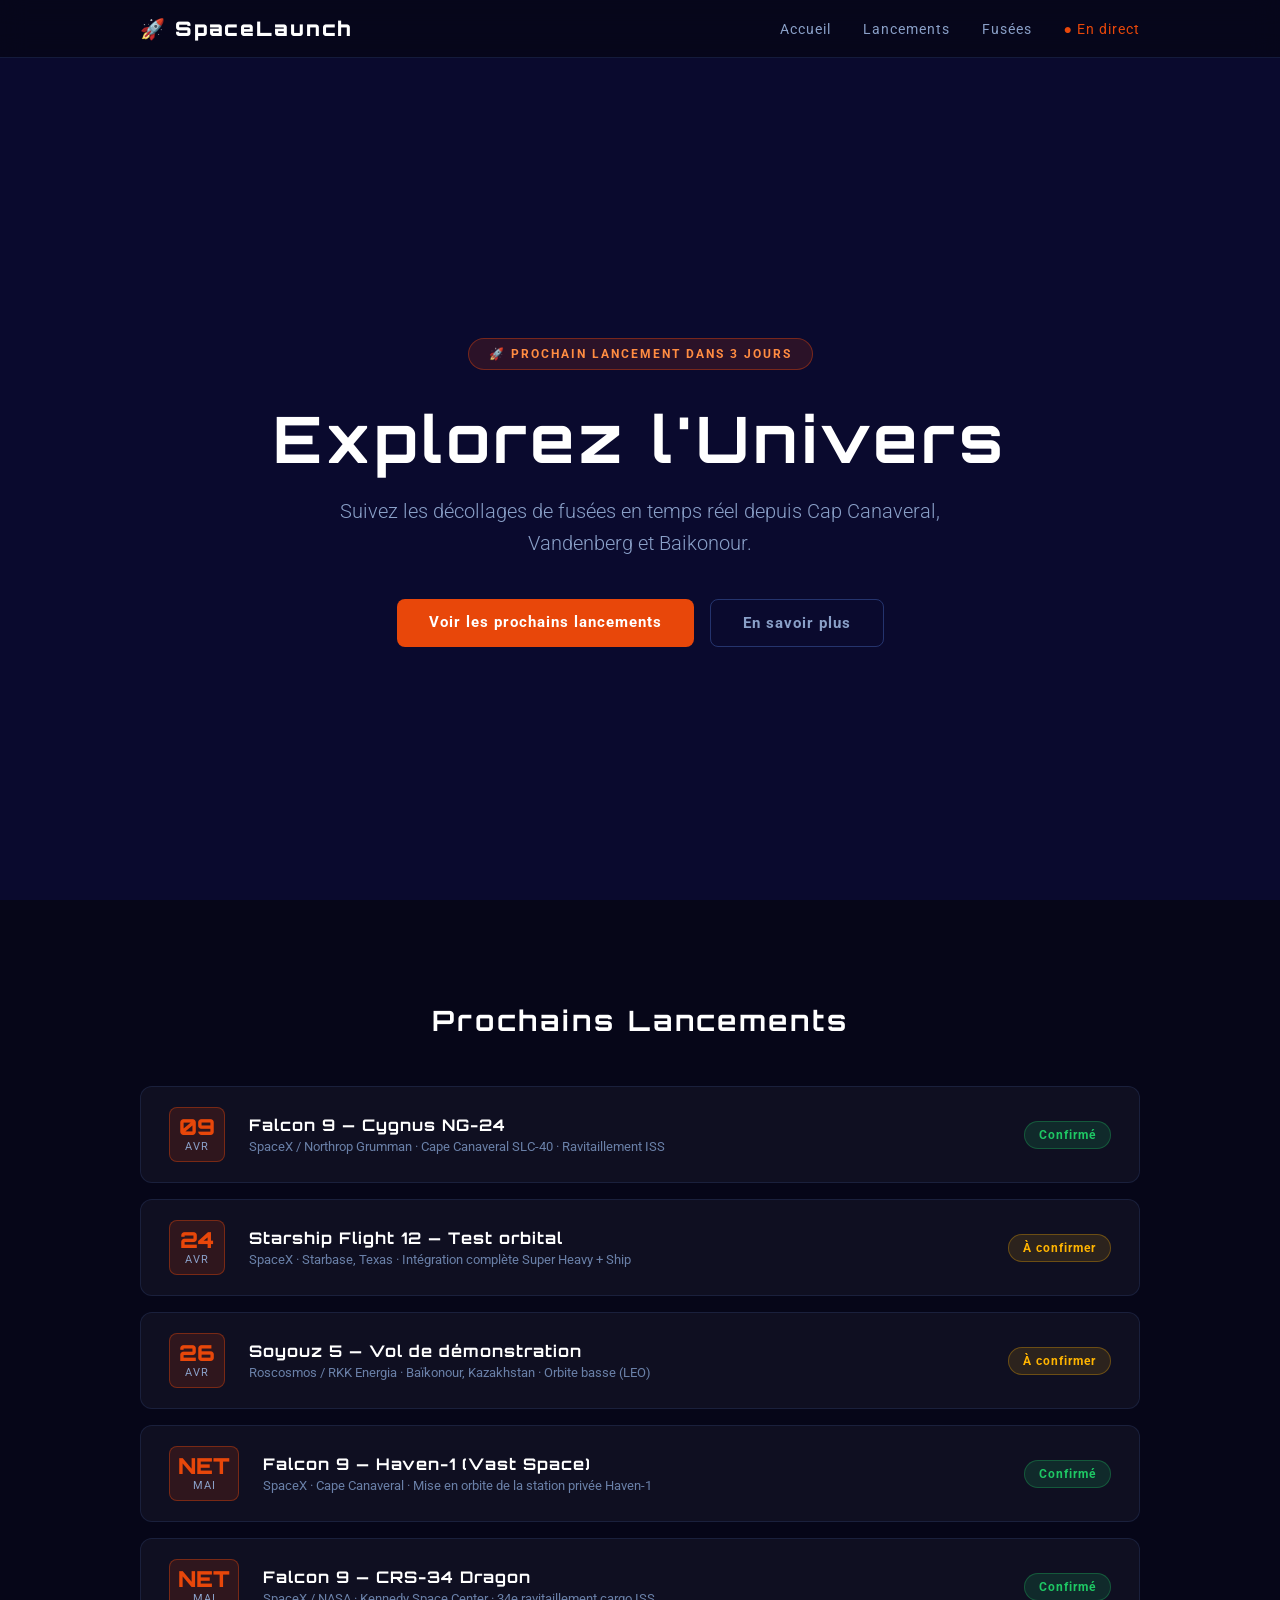
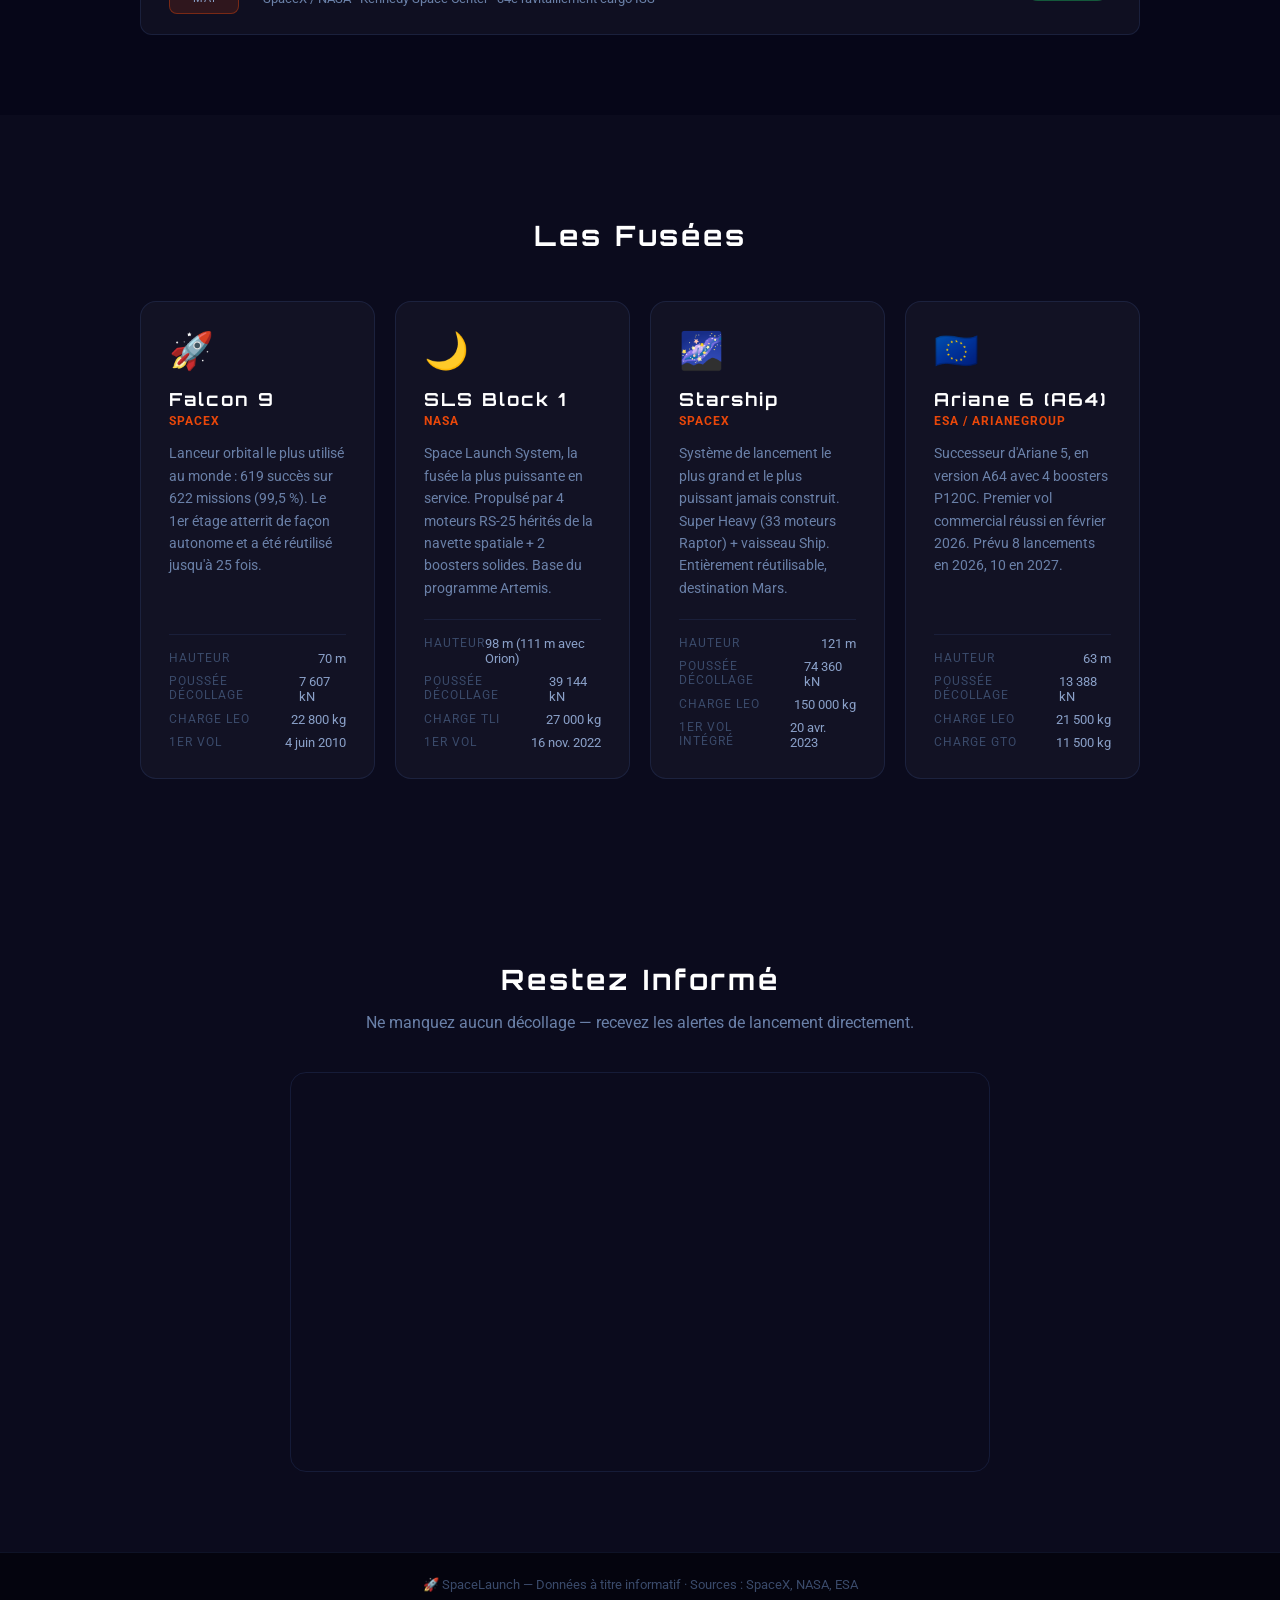
<file: startup/Index.html>
<!DOCTYPE html>
<html>
<head>
  <meta charset="UTF-8">
  <meta name="viewport" content="width=device-width, initial-scale=1.0">
  <title>SpaceLaunch - Décollages de Fusées</title>
  <link rel="stylesheet" href="css/style.css">
  <script src="https://embed.typeform.com/next/embed.js"></script>
</head>
<body>

  <nav class="navbar">
    <div class="container nav-inner">
      <span class="logo">&#128640; SpaceLaunch</span>
      <ul class="nav-links">
        <li><a href="#">Accueil</a></li>
        <li><a href="#">Lancements</a></li>
        <li><a href="#">Fusées</a></li>
        <li><a href="#" class="nav-live">&#9679; En direct</a></li>
      </ul>
    </div>
  </nav>

  <section class="hero">
    <div class="hero-stars"></div>
    <div class="container hero-content">
      <p class="hero-badge">&#128640; PROCHAIN LANCEMENT DANS 3 JOURS</p>
      <h1>Explorez l'Univers</h1>
      <h2>Suivez les décollages de fusées en temps réel depuis Cap Canaveral, Vandenberg et Baikonour.</h2>
      <div class="hero-buttons">
        <a href="#" class="btn-primary">Voir les prochains lancements</a>
        <a href="#" class="btn-secondary">En savoir plus</a>
      </div>
    </div>
  </section>

  <section class="launches">
    <div class="container">
      <h2 class="section-title">Prochains Lancements</h2>
      <div class="launch-list">

        <div class="launch-item">
          <div class="launch-date">
            <span class="day">09</span>
            <span class="month">AVR</span>
          </div>
          <div class="launch-info">
            <h3>Falcon 9 — Cygnus NG-24</h3>
            <p>SpaceX / Northrop Grumman · Cape Canaveral SLC-40 · Ravitaillement ISS</p>
          </div>
          <span class="launch-status confirmed">Confirmé</span>
        </div>

        <div class="launch-item">
          <div class="launch-date">
            <span class="day">24</span>
            <span class="month">AVR</span>
          </div>
          <div class="launch-info">
            <h3>Starship Flight 12 — Test orbital</h3>
            <p>SpaceX · Starbase, Texas · Intégration complète Super Heavy + Ship</p>
          </div>
          <span class="launch-status tbd">À confirmer</span>
        </div>

        <div class="launch-item">
          <div class="launch-date">
            <span class="day">26</span>
            <span class="month">AVR</span>
          </div>
          <div class="launch-info">
            <h3>Soyouz 5 — Vol de démonstration</h3>
            <p>Roscosmos / RKK Energia · Baïkonour, Kazakhstan · Orbite basse (LEO)</p>
          </div>
          <span class="launch-status tbd">À confirmer</span>
        </div>

        <div class="launch-item">
          <div class="launch-date">
            <span class="day">NET</span>
            <span class="month">MAI</span>
          </div>
          <div class="launch-info">
            <h3>Falcon 9 — Haven-1 (Vast Space)</h3>
            <p>SpaceX · Cape Canaveral · Mise en orbite de la station privée Haven-1</p>
          </div>
          <span class="launch-status confirmed">Confirmé</span>
        </div>

        <div class="launch-item">
          <div class="launch-date">
            <span class="day">NET</span>
            <span class="month">MAI</span>
          </div>
          <div class="launch-info">
            <h3>Falcon 9 — CRS-34 Dragon</h3>
            <p>SpaceX / NASA · Kennedy Space Center · 34e ravitaillement cargo ISS</p>
          </div>
          <span class="launch-status confirmed">Confirmé</span>
        </div>

      </div>
    </div>
  </section>

  <section class="rockets">
    <div class="container">
      <h2 class="section-title">Les Fusées</h2>
      <div class="cards">

        <div class="card">
          <div class="card-icon">&#128640;</div>
          <h3>Falcon 9</h3>
          <p class="card-company">SpaceX</p>
          <p class="card-desc">Lanceur orbital le plus utilisé au monde : 619 succès sur 622 missions (99,5 %). Le 1er étage atterrit de façon autonome et a été réutilisé jusqu'à 25 fois.</p>
          <ul class="card-specs">
            <li><span>Hauteur</span>70 m</li>
            <li><span>Poussée décollage</span>7 607 kN</li>
            <li><span>Charge LEO</span>22 800 kg</li>
            <li><span>1er vol</span>4 juin 2010</li>
          </ul>
        </div>

        <div class="card">
          <div class="card-icon">&#127769;</div>
          <h3>SLS Block 1</h3>
          <p class="card-company">NASA</p>
          <p class="card-desc">Space Launch System, la fusée la plus puissante en service. Propulsé par 4 moteurs RS-25 hérités de la navette spatiale + 2 boosters solides. Base du programme Artemis.</p>
          <ul class="card-specs">
            <li><span>Hauteur</span>98 m (111 m avec Orion)</li>
            <li><span>Poussée décollage</span>39 144 kN</li>
            <li><span>Charge TLI</span>27 000 kg</li>
            <li><span>1er vol</span>16 nov. 2022</li>
          </ul>
        </div>

        <div class="card">
          <div class="card-icon">&#127756;</div>
          <h3>Starship</h3>
          <p class="card-company">SpaceX</p>
          <p class="card-desc">Système de lancement le plus grand et le plus puissant jamais construit. Super Heavy (33 moteurs Raptor) + vaisseau Ship. Entièrement réutilisable, destination Mars.</p>
          <ul class="card-specs">
            <li><span>Hauteur</span>121 m</li>
            <li><span>Poussée décollage</span>74 360 kN</li>
            <li><span>Charge LEO</span>150 000 kg</li>
            <li><span>1er vol intégré</span>20 avr. 2023</li>
          </ul>
        </div>

        <div class="card">
          <div class="card-icon">&#127466;&#127482;</div>
          <h3>Ariane 6 (A64)</h3>
          <p class="card-company">ESA / ArianeGroup</p>
          <p class="card-desc">Successeur d'Ariane 5, en version A64 avec 4 boosters P120C. Premier vol commercial réussi en février 2026. Prévu 8 lancements en 2026, 10 en 2027.</p>
          <ul class="card-specs">
            <li><span>Hauteur</span>63 m</li>
            <li><span>Poussée décollage</span>13 388 kN</li>
            <li><span>Charge LEO</span>21 500 kg</li>
            <li><span>Charge GTO</span>11 500 kg</li>
          </ul>
        </div>

      </div>
    </div>
  </section>

  <section class="newsletter">
    <div class="container">
      <h2 class="section-title">Restez Informé</h2>
      <p class="newsletter-subtitle">Ne manquez aucun décollage — recevez les alertes de lancement directement.</p>
      <div class="typeform-wrapper">
        <div data-tf-live="01KN4B7QRV912Q4HTPZMBXCPVQ"></div>
      </div>
    </div>
  </section>

  <footer class="footer">
    <div class="container">
      <p>&#128640; SpaceLaunch &mdash; Données à titre informatif · Sources : SpaceX, NASA, ESA</p>
    </div>
  </footer>

</body>
</html>
</file>
<file: startup/css/style.css>
@import url("https://fonts.googleapis.com/css2?family=Orbitron:wght@400;700;900&family=Roboto:wght@300;400;700&display=swap");

@import url("components/container.css");
@import url("components/avatar.css");
@import url("components/button.css");
@import url("components/banner.css");
@import url("components/card.css");

/* ── Base ── */
*, *::before, *::after {
  box-sizing: border-box;
}

body {
  font-family: 'Roboto', sans-serif;
  font-size: 16px;
  margin: 0;
  background-color: #060618;
  color: #c8d6f0;
}

h1, h2, h3 {
  font-family: 'Orbitron', sans-serif;
  font-weight: 700;
}

a {
  text-decoration: none;
}

/* ── Navbar ── */
.navbar {
  position: fixed;
  top: 0;
  width: 100%;
  z-index: 100;
  background: rgba(6, 6, 24, 0.85);
  backdrop-filter: blur(12px);
  border-bottom: 1px solid rgba(100, 150, 255, 0.15);
  padding: 16px 0;
}

.nav-inner {
  display: flex;
  align-items: center;
  justify-content: space-between;
}

.logo {
  font-family: 'Orbitron', sans-serif;
  font-size: 20px;
  font-weight: 900;
  color: white;
  letter-spacing: 2px;
}

.nav-links {
  list-style: none;
  margin: 0;
  padding: 0;
  display: flex;
  gap: 32px;
}

.nav-links a {
  color: #8aa0c8;
  font-size: 14px;
  letter-spacing: 1px;
  transition: color 0.2s;
}

.nav-links a:hover {
  color: white;
}

.nav-live {
  color: #e8470a !important;
  animation: pulse 2s infinite;
}

@keyframes pulse {
  0%, 100% { opacity: 1; }
  50% { opacity: 0.5; }
}

/* ── Section titles ── */
.section-title {
  text-align: center;
  font-size: 28px;
  color: white;
  margin-bottom: 48px;
  letter-spacing: 3px;
  position: relative;
}


/* ── Launches section ── */
.launches {
  padding: 80px 0;
}

.launch-list {
  display: flex;
  flex-direction: column;
  gap: 16px;
}

.launch-item {
  display: flex;
  align-items: center;
  gap: 24px;
  background: rgba(255, 255, 255, 0.04);
  border: 1px solid rgba(100, 150, 255, 0.12);
  border-radius: 12px;
  padding: 20px 28px;
}

.launch-date {
  display: flex;
  flex-direction: column;
  align-items: center;
  min-width: 56px;
  background: rgba(232, 71, 10, 0.15);
  border: 1px solid rgba(232, 71, 10, 0.4);
  border-radius: 8px;
  padding: 8px;
}

.launch-date .day {
  font-family: 'Orbitron', sans-serif;
  font-size: 22px;
  font-weight: 900;
  color: #e8470a;
  line-height: 1;
}

.launch-date .month {
  font-size: 11px;
  color: #8aa0c8;
  letter-spacing: 1px;
  margin-top: 2px;
}

.launch-info {
  flex-grow: 1;
}

.launch-info h3 {
  font-size: 16px;
  color: white;
  margin: 0 0 4px 0;
  letter-spacing: 1px;
}

.launch-info p {
  font-size: 13px;
  color: #6a80a8;
  margin: 0;
}

.launch-status {
  font-size: 12px;
  font-weight: bold;
  letter-spacing: 1px;
  padding: 6px 14px;
  border-radius: 20px;
  white-space: nowrap;
}

.launch-status.confirmed {
  background: rgba(30, 200, 100, 0.15);
  color: #1ec864;
  border: 1px solid rgba(30, 200, 100, 0.3);
}

.launch-status.tbd {
  background: rgba(255, 180, 0, 0.12);
  color: #ffb400;
  border: 1px solid rgba(255, 180, 0, 0.3);
}

/* ── Rockets section ── */
.rockets {
  padding: 80px 0;
  background: rgba(255, 255, 255, 0.02);
}

/* ── Facts section ── */
.facts {
  padding: 80px 0;
}

.facts-grid {
  display: flex;
  flex-wrap: wrap;
  gap: 24px;
  justify-content: center;
}

.fact-item {
  display: flex;
  flex-direction: column;
  align-items: center;
  text-align: center;
  flex-basis: 200px;
  flex-grow: 1;
  background: rgba(255, 255, 255, 0.03);
  border: 1px solid rgba(100, 150, 255, 0.12);
  border-radius: 12px;
  padding: 32px 20px;
}

.fact-number {
  font-family: 'Orbitron', sans-serif;
  font-size: 28px;
  font-weight: 900;
  color: #e8470a;
  line-height: 1;
  margin-bottom: 10px;
}

.fact-label {
  font-size: 13px;
  color: #6a80a8;
}

/* ── Newsletter / Typeform ── */
.newsletter {
  padding: 80px 0;
  background: rgba(255, 255, 255, 0.02);
}

.newsletter-subtitle {
  text-align: center;
  color: #6a80a8;
  font-size: 16px;
  margin: -32px 0 40px;
}

.typeform-wrapper {
  max-width: 700px;
  margin: 0 auto;
  border-radius: 16px;
  border: 1px solid rgba(100, 150, 255, 0.12);
  min-height: 400px;
}

/* ── Footer ── */
.footer {
  background: rgba(0, 0, 0, 0.4);
  border-top: 1px solid rgba(100, 150, 255, 0.1);
  padding: 24px 0;
  text-align: center;
}

.footer p {
  font-size: 13px;
  color: #3a4a6a;
  margin: 0;
}
</file>
